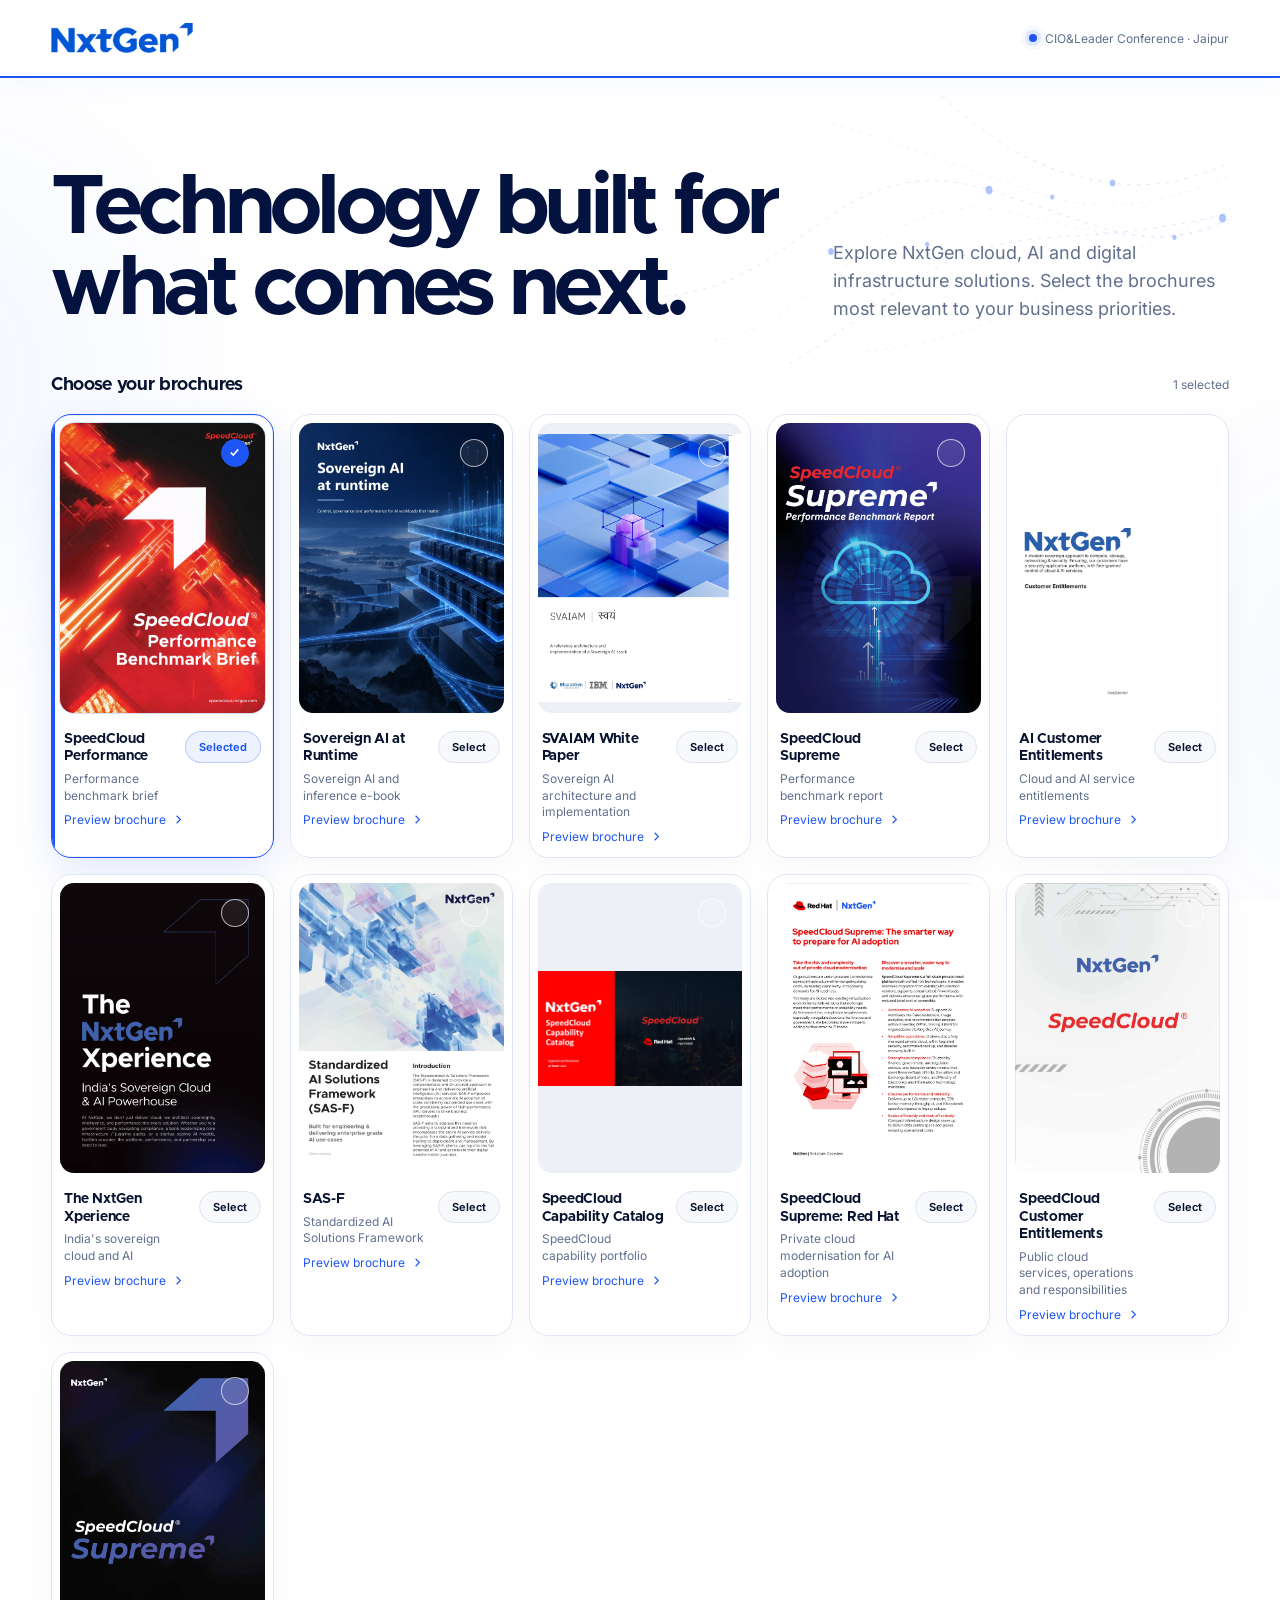
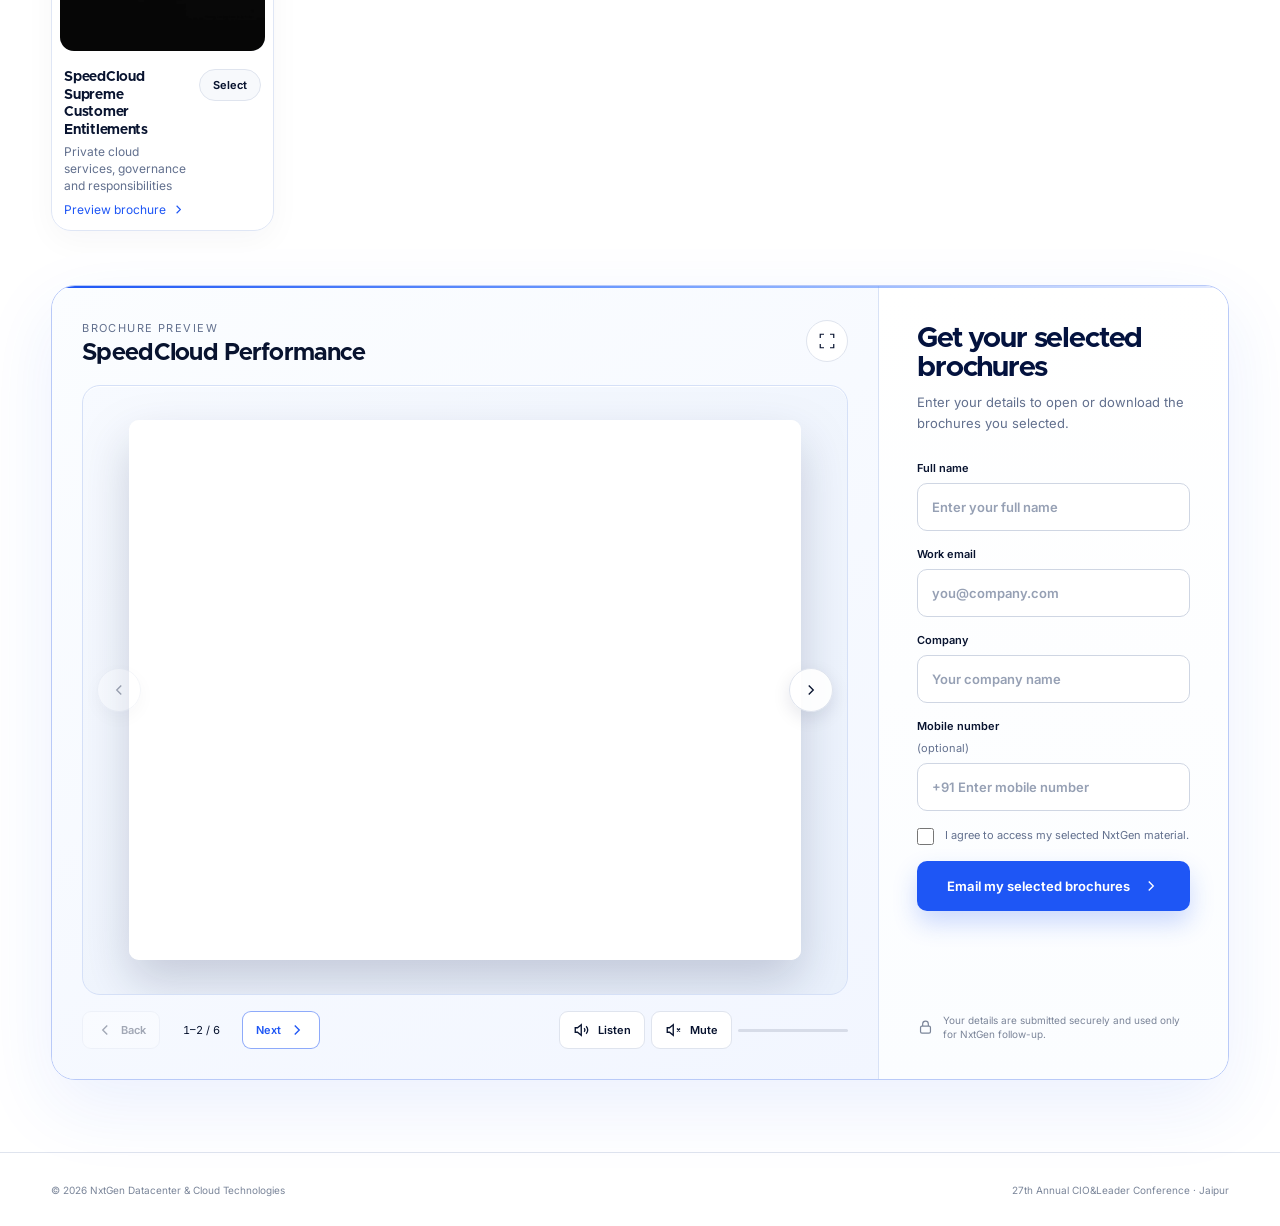
<file: index.html>
<!doctype html>
<html lang="en">
  <head>
    <meta charset="UTF-8" />
    <meta name="viewport" content="width=device-width, initial-scale=1.0" />
    <meta name="theme-color" content="#ffffff" />
    <meta name="description" content="Explore NxtGen cloud, AI and digital infrastructure brochures." />
    <title>NxtGen | Solution Portfolio</title>
    <link rel="icon" href="assets/nxtgen-blue.png" />
    <link rel="stylesheet" href="styles.css?v=20261012-1" />
  </head>
  <body>
    <div class="app-shell">
      <header class="topbar">
        <a class="brand" href="#top" aria-label="NxtGen home">
          <img src="assets/nxtgen-blue.png" alt="NxtGen" />
        </a>
        <div class="topbar-actions">
          <span class="secure-label"><span class="status-dot"></span> CIO&amp;Leader Conference · Jaipur</span>
        </div>
      </header>

      <main id="top">
        <section class="intro" aria-labelledby="mainTitle">
          <svg class="ai-network" viewBox="0 0 1440 340" preserveAspectRatio="none" aria-hidden="true">
            <g class="signal-paths">
              <path d="M420 250 C650 250 690 72 920 128 S1190 236 1440 64" />
              <path d="M520 300 C690 278 756 116 956 154 S1230 204 1440 92" />
              <path d="M630 326 C760 268 832 190 1010 182 S1260 160 1440 118" />
              <path d="M690 52 C820 80 888 108 1012 136 S1260 126 1440 42" />
              <path d="M850 20 C928 74 990 108 1100 120 S1300 90 1440 22" />
              <path d="M740 312 C920 300 1040 230 1160 186 S1340 140 1440 132" />
            </g>
            <g class="signal-nodes">
              <circle cx="690" cy="198" r="4" /><circle cx="830" cy="190" r="3" />
              <circle cx="920" cy="128" r="5" /><circle cx="1012" cy="136" r="3" />
              <circle cx="1100" cy="120" r="4" /><circle cx="1190" cy="182" r="3" />
              <circle cx="1260" cy="160" r="5" /><circle cx="1360" cy="94" r="3" />
            </g>
          </svg>
          <h1 id="mainTitle">Technology built for<br />what comes next.</h1>
          <p>Explore NxtGen cloud, AI and digital infrastructure solutions. Select the brochures most relevant to your business priorities.</p>
        </section>

        <section class="catalog" aria-labelledby="catalogTitle">
          <div class="section-heading">
            <h2 id="catalogTitle">Choose your brochures</h2>
            <span id="selectionCount">1 selected</span>
          </div>
          <div class="brochure-rail" id="brochureRail"></div>
        </section>

        <section class="experience" aria-label="Brochure preview and lead form">
          <div class="viewer-column">
            <div class="viewer-heading">
              <div>
                <span class="viewer-label">Brochure preview</span>
                <h2 id="viewerTitle">SpeedCloud</h2>
              </div>
              <button class="icon-button" id="fullscreenButton" type="button" aria-label="Open full screen" title="Full screen">
                <svg viewBox="0 0 24 24" aria-hidden="true"><path d="M8 3H3v5M16 3h5v5M21 16v5h-5M3 16v5h5" /></svg>
              </button>
            </div>

            <div class="book-stage" id="bookStage">
              <button class="page-arrow previous" id="previousPage" type="button" aria-label="Previous page">
                <svg viewBox="0 0 24 24" aria-hidden="true"><path d="m15 18-6-6 6-6" /></svg>
              </button>
              <div class="book" id="book" aria-live="polite">
                <article class="book-page left-page" id="leftPage"></article>
                <article class="book-page right-page" id="rightPage"></article>
                <div class="page-turn" id="pageTurn" aria-hidden="true"></div>
              </div>
              <button class="page-arrow next" id="nextPage" type="button" aria-label="Next page">
                <svg viewBox="0 0 24 24" aria-hidden="true"><path d="m9 18 6-6-6-6" /></svg>
              </button>
            </div>

            <div class="viewer-controls">
              <div class="pager-control">
                <button id="backControl" type="button"><svg viewBox="0 0 24 24" aria-hidden="true"><path d="m15 18-6-6 6-6" /></svg> Back</button>
                <span id="pageCount">2 / 8</span>
                <button class="accent-outline" id="nextControl" type="button">Next <svg viewBox="0 0 24 24" aria-hidden="true"><path d="m9 18 6-6-6-6" /></svg></button>
              </div>
              <div class="audio-control">
                <button id="listenButton" type="button" aria-pressed="false">
                  <svg class="speaker" viewBox="0 0 24 24" aria-hidden="true"><path d="M11 5 6 9H3v6h3l5 4V5Z" /><path d="M15 9.5a4 4 0 0 1 0 5M17.5 7a7 7 0 0 1 0 10" /></svg>
                  <span id="listenLabel">Listen</span>
                </button>
                <button id="muteButton" type="button" aria-pressed="false">
                  <svg viewBox="0 0 24 24" aria-hidden="true"><path d="M11 5 6 9H3v6h3l5 4V5Z" /><path d="m16 10 4 4m0-4-4 4" /></svg>
                  <span id="muteLabel">Mute</span>
                </button>
                <div class="audio-progress" aria-hidden="true"><span id="audioProgress"></span></div>
              </div>
            </div>
          </div>

          <aside class="lead-panel" aria-labelledby="formTitle">
            <div class="form-copy">
              <h2 id="formTitle">Get your selected brochures</h2>
              <p>Enter your details to open or download the brochures you selected.</p>
            </div>
            <form id="leadForm" novalidate>
              <label>Full name<input name="fullName" autocomplete="name" placeholder="Enter your full name" required /></label>
              <label>Work email<input name="email" type="email" inputmode="email" autocomplete="email" autocapitalize="none" spellcheck="false" maxlength="254" placeholder="you@company.com" required /></label>
              <label>Company<input name="company" autocomplete="organization" placeholder="Your company name" required /></label>
              <label>Mobile number <span>(optional)</span><input name="mobile" type="tel" autocomplete="tel" inputmode="tel" maxlength="20" placeholder="+91 Enter mobile number" /></label>
              <label class="consent"><input name="consent" type="checkbox" required /><span>I agree to access my selected NxtGen material.</span></label>
              <p class="form-error" id="formError" role="alert"></p>
              <button class="primary-button" id="sendButton" type="submit">Email my selected brochures <svg viewBox="0 0 24 24" aria-hidden="true"><path d="m9 18 6-6-6-6" /></svg></button>
            </form>
            <div class="success-state" id="successState" hidden>
              <div class="success-mark"><svg viewBox="0 0 24 24" aria-hidden="true"><path d="m6 12 4 4 8-9" /></svg></div>
              <h2>Your brochures have been emailed</h2>
              <p>Sent to <strong id="successRecipient"></strong>. You can also open or download the PDFs below.</p>
              <div class="sent-brochures"><span>Your selected PDF downloads</span><ul id="successBrochureList"></ul></div>
              <button class="secondary-button" id="newVisitorButton" type="button">Start a new selection</button>
            </div>
            <div class="privacy-note"><svg viewBox="0 0 24 24" aria-hidden="true"><rect x="5" y="10" width="14" height="10" rx="2" /><path d="M8 10V7a4 4 0 0 1 8 0v3" /></svg><span>Your details are submitted securely and used only for NxtGen follow-up.</span></div>
          </aside>
        </section>
      </main>

      <footer><span>&copy; 2026 NxtGen Datacenter &amp; Cloud Technologies</span><span>27th Annual CIO&amp;Leader Conference · Jaipur</span></footer>
    </div>
    <dialog class="sent-dialog" id="sentDialog" aria-labelledby="sentDialogTitle">
      <div class="sent-dialog-card">
        <div class="sent-dialog-mark"><svg viewBox="0 0 24 24" aria-hidden="true"><path d="m6 12 4 4 8-9" /></svg></div>
        <h2 id="sentDialogTitle">Your selected brochures are ready</h2>
        <p class="sent-recipient">Prepared for <strong id="sentRecipient"></strong></p>
        <div class="sent-brochures"><span>Open or download</span><ul id="sentBrochureList"></ul></div>
        <button class="primary-button" id="dialogDoneButton" type="button">Done — start new selection</button>
      </div>
    </dialog>
    <script src="config.js?v=20260728-8"></script>
    <script src="assets/brochures/narration-data.js"></script>
    <script src="assets/brochures/sovereign-ai-runtime/narration.js?v=20261012-1"></script>
    <script src="app.js?v=20261013-1"></script>
  </body>
</html>
</file>
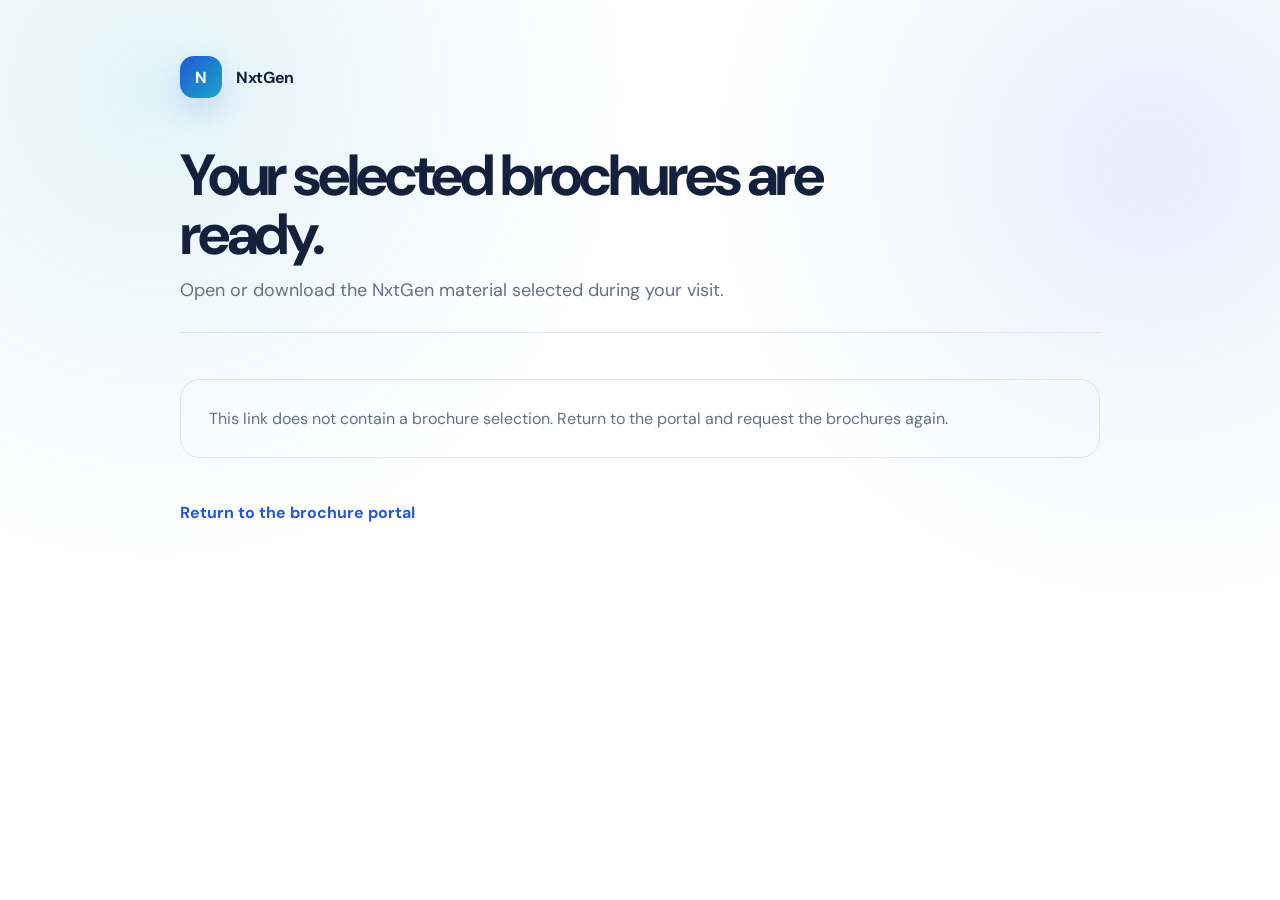
<file: downloads.html>
<!doctype html>
<html lang="en">
  <head>
    <meta charset="UTF-8" />
    <meta name="viewport" content="width=device-width, initial-scale=1.0" />
    <meta name="robots" content="noindex" />
    <title>Your selected NxtGen brochures</title>
    <link rel="preconnect" href="https://fonts.googleapis.com" />
    <link rel="preconnect" href="https://fonts.gstatic.com" crossorigin />
    <link href="https://fonts.googleapis.com/css2?family=DM+Sans:wght@400;500;600;700&display=swap" rel="stylesheet" />
    <style>
      :root { color-scheme: light; --ink:#14213d; --muted:#667085; --line:#dbe4ef; --blue:#2457d6; --cyan:#16a7c8; }
      * { box-sizing: border-box; }
      body { margin:0; min-height:100vh; font-family:"DM Sans",sans-serif; color:var(--ink); background:#fff; }
      body::before { content:""; position:fixed; inset:0; pointer-events:none; background:radial-gradient(circle at 12% 10%,rgba(22,167,200,.12),transparent 34%),radial-gradient(circle at 90% 18%,rgba(36,87,214,.10),transparent 32%); }
      main { position:relative; width:min(920px,calc(100% - 32px)); margin:0 auto; padding:56px 0 72px; }
      .brand { display:flex; align-items:center; gap:14px; font-weight:700; letter-spacing:-.02em; }
      .brand-mark { display:grid; place-items:center; width:42px; height:42px; border-radius:14px; color:#fff; background:linear-gradient(135deg,var(--blue),var(--cyan)); box-shadow:0 12px 30px rgba(36,87,214,.2); }
      header { padding:48px 0 30px; border-bottom:1px solid var(--line); }
      h1 { max-width:700px; margin:0 0 14px; font-size:clamp(32px,6vw,58px); line-height:1.02; letter-spacing:-.055em; }
      header p { margin:0; color:var(--muted); font-size:18px; }
      #brochureList { display:grid; grid-template-columns:repeat(2,minmax(0,1fr)); gap:18px; padding-top:30px; }
      .brochure { display:flex; flex-direction:column; min-height:180px; padding:24px; border:1px solid var(--line); border-radius:22px; background:rgba(255,255,255,.86); box-shadow:0 16px 44px rgba(20,33,61,.07); }
      .eyebrow { color:var(--blue); font-size:12px; font-weight:700; letter-spacing:.12em; text-transform:uppercase; }
      h2 { margin:12px 0 8px; font-size:23px; letter-spacing:-.025em; }
      .brochure p { margin:0 0 24px; color:var(--muted); }
      a.button { display:inline-flex; align-items:center; justify-content:center; margin-top:auto; min-height:46px; padding:0 18px; border-radius:13px; color:#fff; background:linear-gradient(135deg,var(--blue),#347bdc); font-weight:700; text-decoration:none; }
      .empty { grid-column:1/-1; padding:28px; border:1px solid var(--line); border-radius:20px; color:var(--muted); }
      .back { display:inline-block; margin-top:28px; color:var(--blue); font-weight:700; text-decoration:none; }
      @media (max-width:680px) { main{padding-top:28px} header{padding-top:36px} #brochureList{grid-template-columns:1fr} }
    </style>
  </head>
  <body>
    <main>
      <div class="brand"><span class="brand-mark">N</span><span>NxtGen</span></div>
      <header>
        <h1>Your selected brochures are ready.</h1>
        <p>Open or download the NxtGen material selected during your visit.</p>
      </header>
      <section id="brochureList" aria-live="polite"></section>
      <a class="back" href="./">Return to the brochure portal</a>
    </main>
    <script src="downloads.js?v=20261013-1"></script>
  </body>
</html>
</file>
<file: styles.css>
@font-face { font-family: "Metropolis"; src: url("assets/fonts/metropolis-400.woff2") format("woff2"); font-weight: 400; font-style: normal; font-display: swap; }
@font-face { font-family: "Metropolis"; src: url("assets/fonts/metropolis-600.woff2") format("woff2"); font-weight: 600; font-style: normal; font-display: swap; }
@font-face { font-family: "Metropolis"; src: url("assets/fonts/metropolis-700.woff2") format("woff2"); font-weight: 700; font-style: normal; font-display: swap; }
@font-face { font-family: "Inter"; src: url("assets/fonts/inter-variable.woff2") format("woff2-variations"); font-weight: 100 900; font-style: normal; font-display: swap; }

:root {
  --blue: #1e56f5;
  --navy: #03123e;
  --ink: #08132f;
  --muted: #62708e;
  --line: #dfe4ee;
  --surface: #f7f9fc;
  --white: #ffffff;
  --radius: 20px;
  --shadow: 0 28px 70px rgba(3, 18, 62, 0.14);
  --heading: "Metropolis", "Avenir Next", "Century Gothic", sans-serif;
  --body: "Inter", "Segoe UI", Arial, sans-serif;
}

* { box-sizing: border-box; }
html { scroll-behavior: smooth; }
body { margin: 0; background: var(--white); color: var(--ink); font-family: var(--body); -webkit-font-smoothing: antialiased; position: relative; }
body::before { content: ""; position: fixed; inset: 0; pointer-events: none; z-index: -1; background: radial-gradient(circle at -8% 42%, rgba(30,86,245,.055), transparent 25%), radial-gradient(circle at 108% 76%, rgba(30,86,245,.045), transparent 23%); }
button, input { font: inherit; }
button { color: inherit; }
button:focus-visible, input:focus-visible { outline: 3px solid rgba(30, 86, 245, .24); outline-offset: 2px; }
.app-shell { min-height: 100vh; }
.topbar { height: 78px; padding: 0 clamp(24px, 4vw, 72px); display: flex; align-items: center; justify-content: space-between; border-bottom: 2px solid var(--blue); position: sticky; top: 0; z-index: 20; background: rgba(255,255,255,.96); backdrop-filter: blur(16px); box-shadow: 0 8px 28px rgba(30,86,245,.035); }
.brand img { width: 142px; display: block; }
.topbar-actions { display: flex; align-items: center; gap: 24px; }
.text-button { border: 0; background: none; display: inline-flex; align-items: center; gap: 9px; cursor: pointer; font-size: 13px; font-weight: 650; }
.download-icon { width: 15px; height: 15px; border: 1.7px solid currentColor; border-top: 0; position: relative; border-radius: 2px; }
.download-icon::before { content: ""; width: 6px; height: 6px; border-right: 1.7px solid; border-bottom: 1.7px solid; transform: rotate(45deg); position: absolute; left: 3px; top: -3px; }
.download-icon::after { content: ""; width: 1.7px; height: 9px; background: currentColor; position: absolute; left: 6px; top: -8px; }
.secure-label { color: var(--muted); font-size: 12px; display: flex; align-items: center; gap: 8px; }
.status-dot { width: 8px; height: 8px; border-radius: 50%; background: var(--blue); box-shadow: 0 0 0 4px rgba(30,86,245,.11), 0 0 0 8px rgba(30,86,245,.035); animation: signalPulse 2.8s ease-in-out infinite; }
main { max-width: 1500px; margin: 0 auto; padding: 0 clamp(24px, 4vw, 72px) 72px; }
.intro { padding: clamp(54px, 7vw, 92px) 0 46px; display: grid; grid-template-columns: minmax(0, 1.3fr) minmax(280px, .7fr); align-items: end; gap: 48px; position: relative; isolation: isolate; overflow: hidden; }
.intro > h1, .intro > p { position: relative; z-index: 2; }
.ai-network { position: absolute; z-index: 0; inset: 0 -5vw auto 26%; width: 84%; height: 100%; pointer-events: none; overflow: visible; }
.signal-paths path { fill: none; stroke: var(--blue); stroke-width: 1.1; opacity: .16; stroke-dasharray: 5 9; animation: signalFlow 18s linear infinite; }
.signal-paths path:nth-child(even) { opacity: .09; animation-duration: 24s; animation-direction: reverse; }
.signal-nodes circle { fill: var(--blue); opacity: .35; transform-box: fill-box; transform-origin: center; animation: nodePulse 3.4s ease-in-out infinite; }
.signal-nodes circle:nth-child(2n) { animation-delay: -1.7s; }
.intro h1 { font-family: var(--heading); font-size: clamp(48px, 6.6vw, 92px); line-height: .96; letter-spacing: -.055em; margin: 0; color: var(--navy); font-weight: 700; }
.intro p { margin: 0 0 7px; max-width: 510px; color: var(--muted); font-size: clamp(16px, 1.4vw, 21px); line-height: 1.55; }
.catalog { padding-bottom: 54px; }
.section-heading { display: flex; justify-content: space-between; align-items: center; margin-bottom: 20px; }
.section-heading h2 { font-family: var(--heading); margin: 0; font-size: 18px; letter-spacing: -.02em; }
.section-heading span { color: var(--muted); font-size: 12px; }
.brochure-rail { display: grid; grid-template-columns: repeat(5, minmax(0, 1fr)); gap: 16px; }
.brochure-card { min-width: 0; position: relative; border: 1px solid #dfe6f5; border-radius: 20px; padding: 8px; background: rgba(255,255,255,.96); box-shadow: 0 10px 32px rgba(3,18,62,.035); transition: transform .3s cubic-bezier(.2,.8,.2,1), border-color .3s, box-shadow .3s; overflow: hidden; }
.brochure-card::before { content: ""; position: absolute; inset: 0 auto 0 0; width: 3px; background: var(--blue); opacity: 0; transition: opacity .3s; z-index: 5; }
.brochure-card:hover { transform: translateY(-4px); border-color: #b7c9fa; box-shadow: 0 18px 44px rgba(30,86,245,.09); }
.cover { height: 290px; width: 100%; position: relative; overflow: hidden; border: 0; border-radius: 14px; background: #edf1f7; padding: 0; text-align: left; cursor: pointer; box-shadow: none; transition: transform .35s cubic-bezier(.2,.8,.2,1); }
.cover:hover { transform: none; }
.cover .cover-art { width: 100%; height: 100%; object-fit: contain; object-position: center; display: block; position: relative; z-index: 1; }
.selection-mark { position: absolute; top: 16px; right: 16px; width: 28px; height: 28px; display: grid; place-items: center; border: 1px solid rgba(255,255,255,.65); border-radius: 50%; color: transparent; background: rgba(255,255,255,.08); z-index: 4; }
.selection-mark svg { width: 15px; fill: none; stroke: currentColor; stroke-width: 2.5; }
.brochure-card.selected { border-color: var(--blue); box-shadow: 0 14px 40px rgba(30,86,245,.12), inset 0 0 0 1px rgba(30,86,245,.08); }
.brochure-card.selected::before { opacity: 1; }
.brochure-card.selected .cover { box-shadow: 0 0 0 1px rgba(30,86,245,.18); }
.brochure-card.selected .selection-mark { color: white; border-color: var(--blue); background: var(--blue); }
.card-meta { display: flex; align-items: start; justify-content: space-between; gap: 12px; padding: 14px 4px 0; }
.card-meta h3 { margin: 0 0 5px; font-family: var(--heading); font-size: 14px; line-height: 1.25; letter-spacing: -.02em; }
.card-meta p { color: var(--muted); margin: 0; font-size: 12px; line-height: 1.4; }
.select-button { background: var(--surface); border: 1px solid var(--line); border-radius: 999px; padding: 8px 13px; font-size: 11px; font-weight: 650; cursor: pointer; }
.selected .select-button { background: rgba(30,86,245,.08); border-color: rgba(30,86,245,.25); color: var(--blue); }
.preview-link { display: inline-flex; align-items: center; gap: 5px; border: 0; background: transparent; color: var(--blue); font-size: 12px; padding: 8px 4px 5px; cursor: pointer; }
.preview-link svg { width: 15px; fill: none; stroke: currentColor; stroke-width: 1.8; }
.experience { display: grid; grid-template-columns: minmax(0, 1.7fr) minmax(335px, .72fr); border: 1px solid #b9caf8; border-radius: 24px; overflow: hidden; box-shadow: 0 26px 76px rgba(30,86,245,.09); background: white; position: relative; }
.experience::before { content: ""; position: absolute; inset: 0 0 auto; height: 2px; background: linear-gradient(90deg, var(--blue), #74a0ff 52%, rgba(30,86,245,.12)); z-index: 4; }
.viewer-column { min-width: 0; padding: 30px; background: linear-gradient(150deg, #fbfdff, #f2f6ff); }
.viewer-heading { display: flex; align-items: center; justify-content: space-between; margin-bottom: 20px; }
.viewer-label { color: var(--muted); font-size: 11px; text-transform: uppercase; letter-spacing: .13em; }
.viewer-heading h2 { font-family: var(--heading); margin: 5px 0 0; font-size: 24px; letter-spacing: -.03em; }
.icon-button { width: 42px; height: 42px; border-radius: 50%; border: 1px solid var(--line); background: white; display: grid; place-items: center; cursor: pointer; }
.icon-button svg { width: 18px; fill: none; stroke: currentColor; stroke-width: 1.6; }
.book-stage { min-height: 610px; position: relative; display: flex; align-items: center; justify-content: center; padding: 30px 46px; border: 1px solid #d5e0f7; border-radius: 18px; background: linear-gradient(145deg, #f7faff, #eaf1fc); overflow: hidden; box-shadow: inset 0 1px 0 white; }
.book-stage:fullscreen { width: 100vw; height: 100vh; border-radius: 0; }
.book-stage:fullscreen .book { width: min(92vw, 1415px); height: min(88vh, 1000px); }
.book { width: min(800px, 100%); height: 540px; display: grid; grid-template-columns: 1fr 1fr; perspective: 1600px; filter: drop-shadow(0 22px 24px rgba(3,18,62,.18)); position: relative; }
.book.single-page-book { width: min(960px, 100%); grid-template-columns: 1fr; }
.book-stage.portrait-book-stage { min-height: 0; }
.book.single-page-book.portrait-page-book { width: min(480px, 100%); height: auto; aspect-ratio: 595 / 842; }
.book-stage:fullscreen .book.portrait-page-book { width: min(62vh, 92vw); height: min(88vh, 1000px); }
.book.single-page-book .right-page { display: none; }
.book.single-page-book .left-page { border-radius: 10px; box-shadow: none; }
.book.single-page-book .page-turn { width: 100%; border-radius: 10px; }
.book-page { overflow: hidden; position: relative; background: white; }
.left-page { border-radius: 10px 0 0 10px; box-shadow: inset -8px 0 14px rgba(3,18,62,.08); }
.right-page { border-radius: 0 10px 10px 0; box-shadow: inset 8px 0 14px rgba(3,18,62,.06); }
.pdf-page-frame { width: 100%; height: 100%; display: grid; place-items: center; background: white; }
.pdf-page-image { width: 100%; height: 100%; object-fit: contain; display: block; }
.page-turn { position: absolute; z-index: 7; width: 50%; height: 100%; right: 0; top: 0; transform-origin: left center; border-radius: 0 10px 10px 0; pointer-events: none; opacity: 0; background: white; overflow: hidden; }
.page-turn img { width: 100%; height: 100%; object-fit: contain; display: block; }
.page-turn.previous { left: 0; right: auto; transform-origin: right center; }
.page-turn.next.animate { animation: flipNext .72s cubic-bezier(.5,.05,.2,1); }
.page-turn.previous.animate { animation: flipPrevious .72s cubic-bezier(.5,.05,.2,1); }
@keyframes flipNext { 0% { opacity: 1; transform: rotateY(0); } 99% { opacity: 1; transform: rotateY(-178deg); } 100% { opacity: 0; } }
@keyframes flipPrevious { 0% { opacity: 1; transform: rotateY(0); } 99% { opacity: 1; transform: rotateY(178deg); } 100% { opacity: 0; } }
.page-arrow { position: absolute; z-index: 8; width: 44px; height: 44px; border: 1px solid var(--line); border-radius: 50%; background: rgba(255,255,255,.92); display: grid; place-items: center; cursor: pointer; box-shadow: 0 6px 18px rgba(3,18,62,.1); }
.page-arrow.previous { left: 14px; }.page-arrow.next { right: 14px; }
.page-arrow svg, .viewer-controls svg, .primary-button svg { width: 18px; fill: none; stroke: currentColor; stroke-width: 1.8; }
button:disabled { opacity: .35; cursor: not-allowed; }
.viewer-controls { padding-top: 16px; display: flex; align-items: center; justify-content: space-between; gap: 18px; }
.pager-control, .audio-control { display: flex; align-items: center; gap: 6px; }
.pager-control button, .audio-control button { min-height: 38px; border: 1px solid var(--line); background: white; border-radius: 9px; padding: 0 13px; display: inline-flex; align-items: center; gap: 7px; cursor: pointer; font-size: 11px; font-weight: 600; }
.pager-control > span { min-width: 70px; text-align: center; font-size: 11px; font-variant-numeric: tabular-nums; }
.pager-control .accent-outline { color: var(--blue); border-color: rgba(30,86,245,.5); }
.audio-control button.active { color: var(--blue); border-color: rgba(30,86,245,.45); background: rgba(30,86,245,.05); }
.audio-progress { width: 110px; height: 3px; background: #d7dce8; border-radius: 3px; overflow: hidden; }
.audio-progress span { display: block; width: 0; height: 100%; background: var(--blue); transition: width .15s linear; }
.lead-panel { border-left: 1px solid #d8e2f6; padding: 38px; display: flex; flex-direction: column; background: linear-gradient(180deg, #fff, #fbfdff); }
.form-copy h2, .success-state h2 { font-family: var(--heading); font-size: 29px; letter-spacing: -.04em; margin: 0 0 10px; color: var(--navy); }
.form-copy p { color: var(--muted); font-size: 13px; line-height: 1.55; margin: 0 0 28px; }
form { display: grid; gap: 16px; }
form label { font-size: 11px; font-weight: 600; display: grid; gap: 8px; }
form label > span { color: var(--muted); font-weight: 400; }
input { width: 100%; height: 48px; border: 1px solid #cfd6e3; border-radius: 10px; padding: 0 14px; background: white; font-size: 13px; color: var(--ink); transition: border-color .2s, box-shadow .2s; }
input::placeholder { color: #96a0b4; }
input:focus { border-color: var(--blue); box-shadow: 0 0 0 4px rgba(30,86,245,.08); outline: none; }
.consent { display: grid; grid-template-columns: 18px 1fr; align-items: start; gap: 10px; font-weight: 400; color: #56617a; line-height: 1.5; }
.consent input { width: 17px; height: 17px; margin: 1px 0 0; accent-color: var(--blue); }
.form-error { color: #c8333b; font-size: 11px; line-height: 1.4; margin: 0; min-height: 0; }
.form-error:empty { display: none; }
.primary-button, .secondary-button { height: 50px; border: 0; border-radius: 10px; background: var(--blue); color: white; font-weight: 650; font-size: 13px; display: flex; align-items: center; justify-content: center; gap: 12px; cursor: pointer; box-shadow: 0 12px 24px rgba(30,86,245,.22); text-decoration: none; }
.primary-button:disabled { opacity: .68; cursor: wait; }
.sent-dialog { width: min(520px, calc(100vw - 32px)); padding: 0; border: 0; border-radius: 24px; background: transparent; color: var(--navy); box-shadow: 0 34px 90px rgba(3,18,62,.26); }
.sent-dialog::backdrop { background: rgba(3,18,62,.58); backdrop-filter: blur(10px); }
.sent-dialog-card { padding: 38px; border-radius: 24px; background: white; text-align: center; }
.sent-dialog-mark { width: 62px; height: 62px; margin: 0 auto 18px; border-radius: 50%; display: grid; place-items: center; color: white; background: var(--blue); box-shadow: 0 16px 34px rgba(30,86,245,.3); }
.sent-dialog-mark svg { width: 30px; fill: none; stroke: currentColor; stroke-width: 2.2; }
.sent-dialog .eyebrow { margin: 0 0 8px; color: var(--blue); font-size: 11px; font-weight: 750; letter-spacing: .13em; text-transform: uppercase; }
.sent-dialog h2 { margin: 0; font-family: Metropolis, Inter, sans-serif; font-size: 25px; }
.sent-recipient { margin: 10px 0 22px; color: var(--muted); }
.sent-brochures { margin: 0 0 24px; padding: 18px 20px; border: 1px solid var(--line); border-radius: 14px; background: var(--surface); text-align: left; }
.sent-brochures > span { color: var(--muted); font-size: 10px; font-weight: 750; letter-spacing: .1em; text-transform: uppercase; }
.sent-brochures ul { margin: 10px 0 0; padding-left: 19px; }
.sent-brochures li { margin: 6px 0; font-size: 13px; }
.sent-brochures a { color: var(--blue); font-weight: 650; text-decoration: none; }
.sent-brochures a:hover { text-decoration: underline; }
.sent-dialog .primary-button { width: 100%; }
.secondary-button { color: var(--blue); background: rgba(30,86,245,.07); box-shadow: none; padding: 0 22px; margin-top: 22px; }
.privacy-note { margin-top: auto; padding-top: 28px; display: flex; align-items: center; gap: 9px; color: #7b8599; font-size: 10px; line-height: 1.4; }
.privacy-note svg { width: 17px; flex: 0 0 auto; fill: none; stroke: currentColor; stroke-width: 1.7; }
.success-state { margin: auto 0; text-align: left; }
.success-mark { width: 58px; height: 58px; display: grid; place-items: center; background: #21a366; color: white; border-radius: 50%; margin-bottom: 22px; box-shadow: 0 12px 28px rgba(33,163,102,.22); }
.success-mark svg { width: 29px; fill: none; stroke: currentColor; stroke-width: 2.2; }
.success-state p { color: var(--muted); font-size: 14px; line-height: 1.6; }
footer { border-top: 1px solid var(--line); min-height: 74px; padding: 0 clamp(24px, 4vw, 72px); display: flex; align-items: center; justify-content: space-between; gap: 20px; color: #7a8599; font-size: 10px; }

@media (max-width: 1250px) {
  .brochure-rail { grid-template-columns: repeat(3, minmax(0, 1fr)); }
}
@media (max-width: 1080px) {
  .intro { grid-template-columns: 1fr; gap: 24px; }
  .intro p { max-width: 600px; }
  .experience { grid-template-columns: 1fr; }
  .lead-panel { border-left: 0; border-top: 1px solid var(--line); display: grid; grid-template-columns: .7fr 1.3fr; gap: 34px; }
  .privacy-note { grid-column: 1 / -1; padding-top: 0; }
}
@media (max-width: 760px) {
  .topbar { height: 68px; }.brand img { width: 120px; }.secure-label { display: none; }
  .intro { padding: 46px 0 36px; }.intro h1 { font-size: clamp(46px, 13vw, 70px); }
  .brochure-rail { display: flex; overflow-x: auto; scroll-snap-type: x mandatory; padding: 4px 4px 20px; margin: 0 -4px; }
  .brochure-card { min-width: 78vw; scroll-snap-align: start; }
  .cover { height: 390px; }
  .viewer-column { padding: 20px 14px; }.book-stage { min-height: 520px; padding: 26px 32px; }
  .book { height: 450px; grid-template-columns: 1fr; width: min(318px, 90%); }
  .left-page { display: block; border-radius: 10px; box-shadow: none; }.right-page { display: none; }
  .page-turn { width: 100%; border-radius: 10px; }
  .viewer-controls { flex-direction: column; align-items: stretch; }.pager-control, .audio-control { justify-content: center; }
  .audio-progress { flex: 1; }.lead-panel { display: block; padding: 30px 24px; }.form-copy { margin-bottom: 26px; }
  .privacy-note { margin-top: 24px; }.topbar-actions .text-button { font-size: 0; }.topbar-actions .text-button .download-icon { font-size: initial; }
  footer { flex-direction: column; align-items: flex-start; justify-content: center; padding-top: 20px; padding-bottom: 20px; }
}
@keyframes signalFlow { to { stroke-dashoffset: -160; } }
@keyframes nodePulse { 0%, 100% { transform: scale(.8); opacity: .24; } 50% { transform: scale(1.3); opacity: .52; } }
@keyframes signalPulse { 0%, 100% { box-shadow: 0 0 0 4px rgba(30,86,245,.11), 0 0 0 8px rgba(30,86,245,.035); } 50% { box-shadow: 0 0 0 5px rgba(30,86,245,.15), 0 0 0 11px rgba(30,86,245,.02); } }
@media (prefers-reduced-motion: reduce) { *, *::before, *::after { scroll-behavior: auto !important; animation-duration: .01ms !important; transition-duration: .01ms !important; } }
</file>
